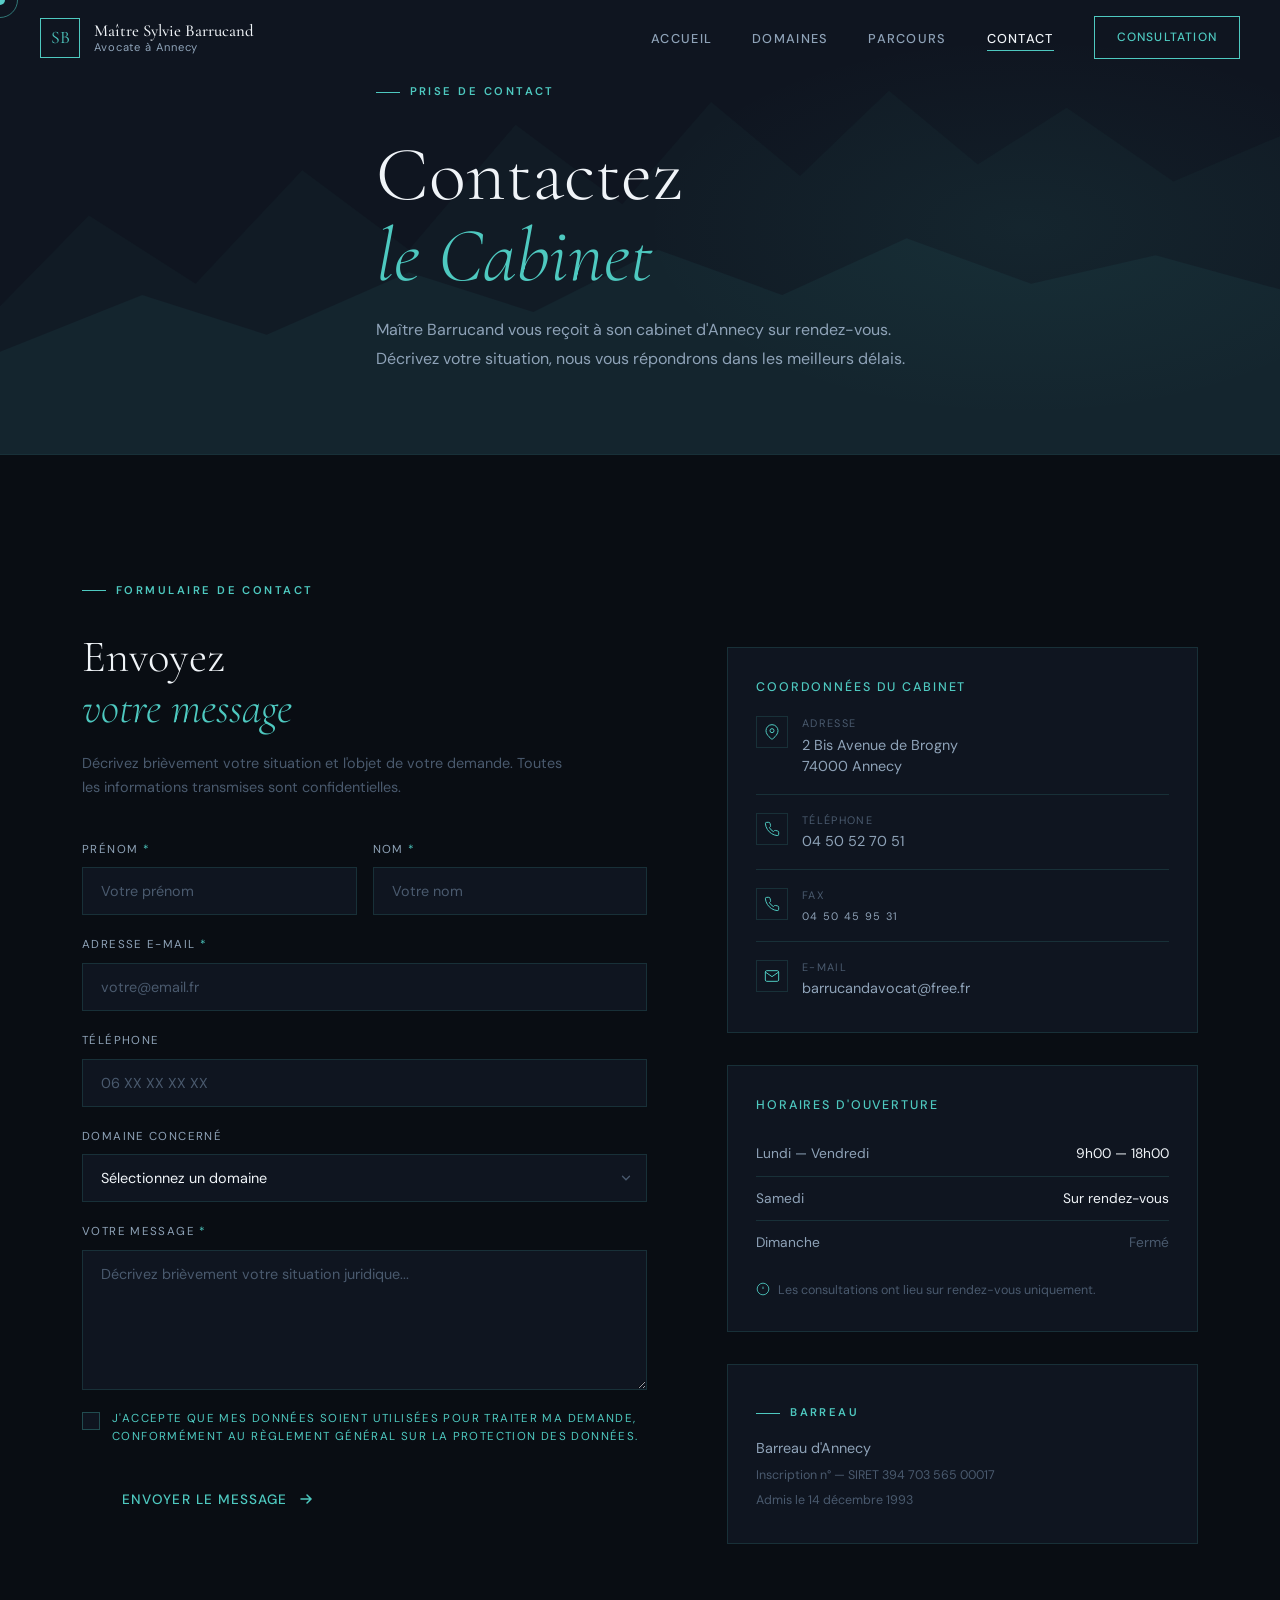
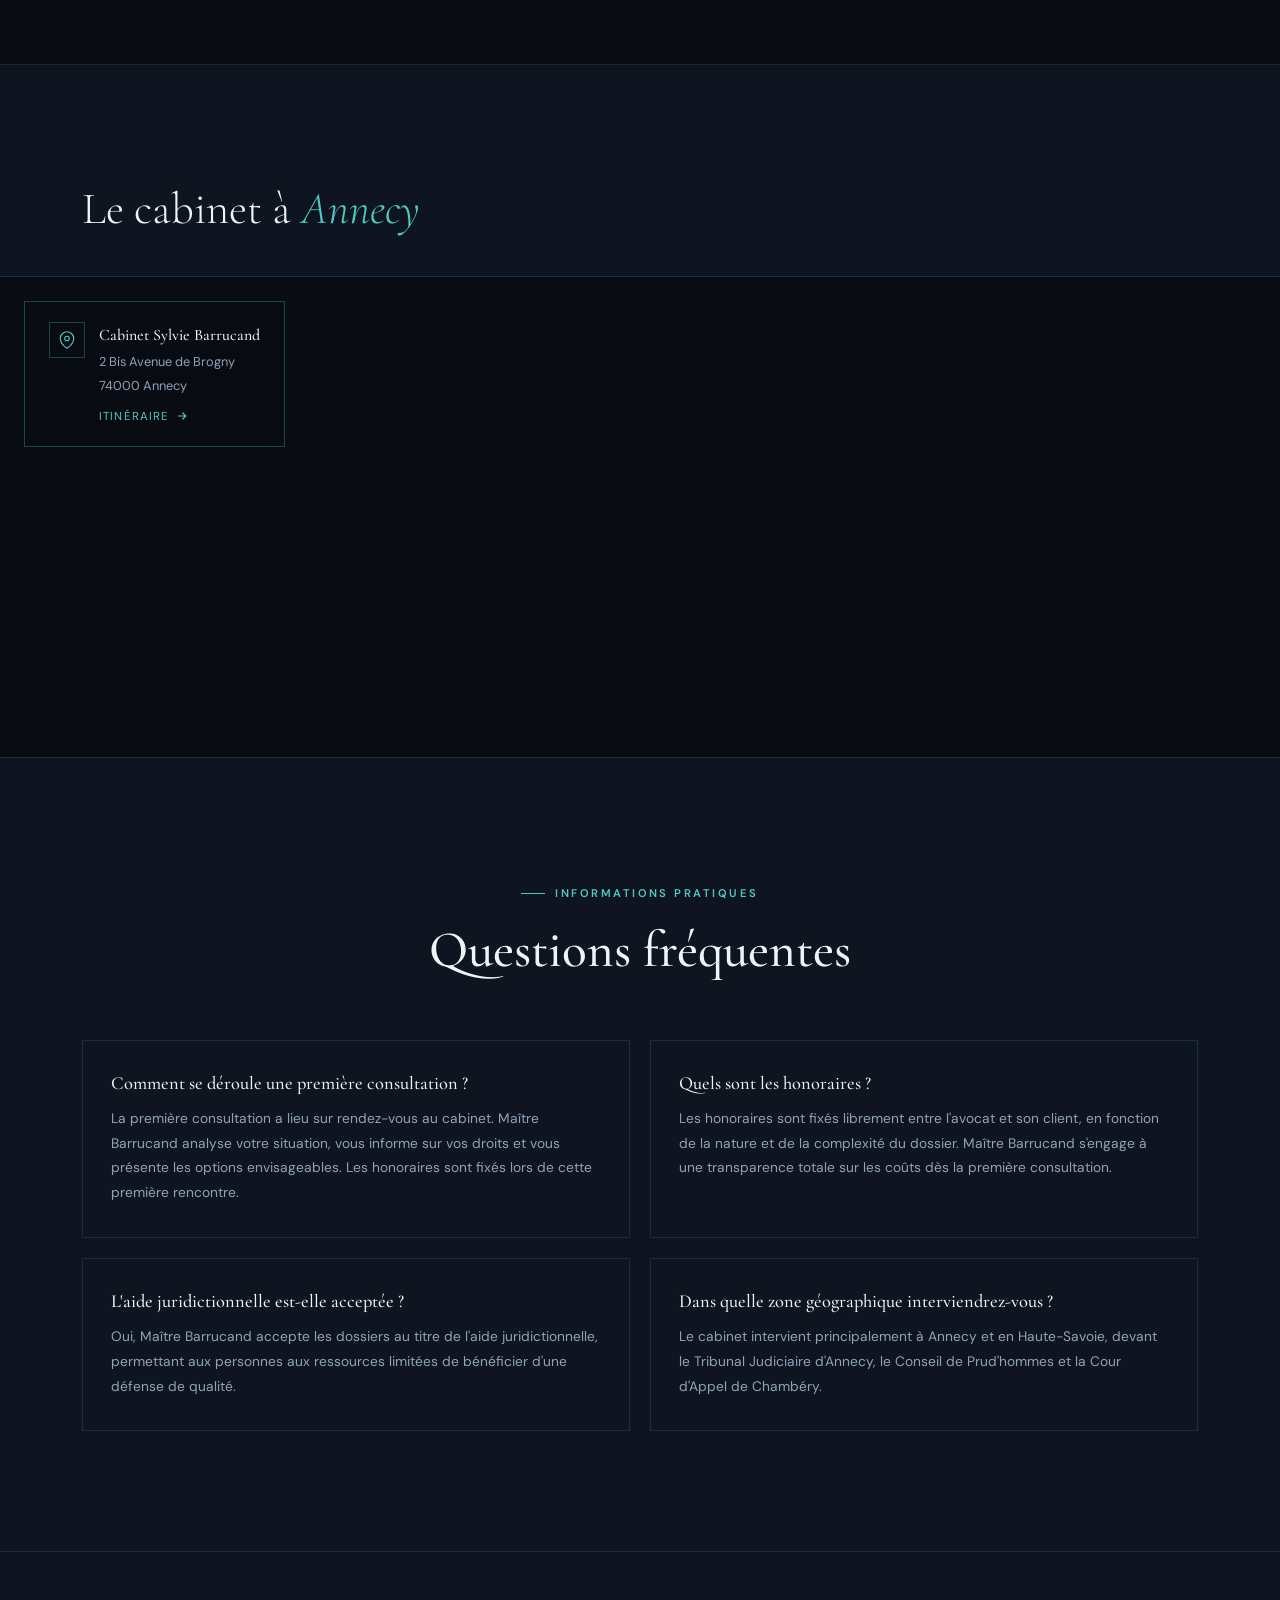
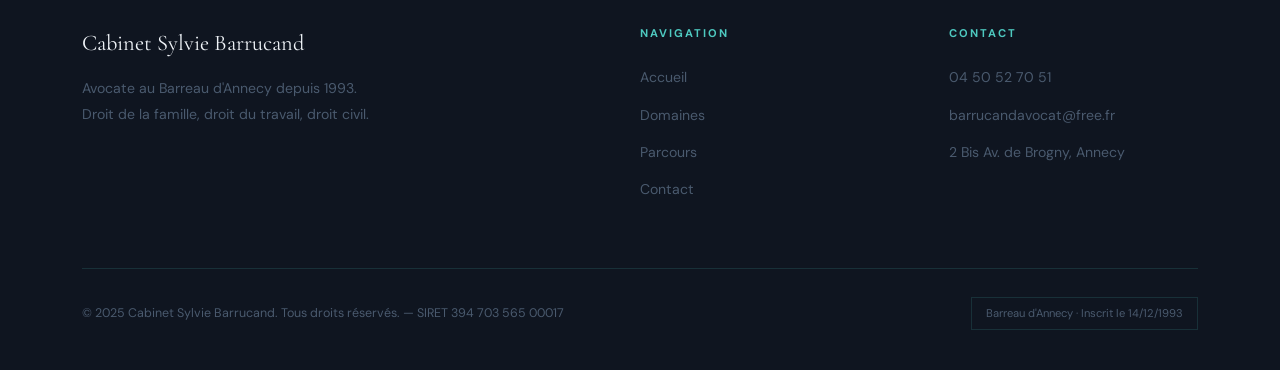
<file: contact.html>
<!DOCTYPE html>
<html lang="fr">
<head>
  <meta charset="UTF-8">
  <meta name="viewport" content="width=device-width, initial-scale=1.0">
  <meta name="description" content="Contactez Maître Sylvie Barrucand, avocate à Annecy. Cabinet au 2 Bis Avenue de Brogny, 74000 Annecy.">
  <title>Contact — Maître Sylvie Barrucand</title>
  <link rel="stylesheet" href="assets/css/style.css">
  <link rel="stylesheet" href="assets/css/contact.css">
</head>
<body>

<div id="cursor"></div>
<div id="cursor-ring"></div>

<nav class="nav scrolled">
  <a href="index.html" class="nav__brand">
    <div class="nav__monogram">SB</div>
    <div class="nav__name">Maître Sylvie Barrucand<span>Avocate à Annecy</span></div>
  </a>
  <ul class="nav__links">
    <li><a href="index.html">Accueil</a></li>
    <li><a href="domaines.html">Domaines</a></li>
    <li><a href="parcours.html">Parcours</a></li>
    <li><a href="contact.html" class="active">Contact</a></li>
  </ul>
  <a href="contact.html" class="nav__cta">Consultation</a>
  <button class="nav__burger" aria-label="Menu"><span></span><span></span><span></span></button>
</nav>
<div class="nav__mobile">
  <a href="index.html">Accueil</a>
  <a href="domaines.html">Domaines</a>
  <a href="parcours.html">Parcours</a>
  <a href="contact.html">Contact</a>
  <a href="contact.html" class="nav__cta-mobile">Consultation</a>
</div>

<!-- ── Page Hero ── -->
<section class="contact-hero">
  <div class="contact-hero__bg">
    <svg viewBox="0 0 1440 400" preserveAspectRatio="none" xmlns="http://www.w3.org/2000/svg">
      <path d="M0,400 L0,270 L100,190 L220,250 L340,150 L460,220 L580,110 L700,180 L800,90 L900,155 L1000,80 L1100,145 L1200,95 L1320,160 L1440,120 L1440,400 Z" fill="rgba(78,201,192,.03)"/>
      <path d="M0,400 L0,310 L160,260 L300,295 L460,240 L600,275 L740,220 L880,260 L1020,210 L1160,250 L1300,225 L1440,255 L1440,400 Z" fill="rgba(78,201,192,.055)"/>
    </svg>
    <div class="contact-hero__glow"></div>
  </div>
  <div class="container contact-hero__content">
    <span class="eyebrow reveal">Prise de contact</span>
    <h1 class="reveal">Contactez<br><em>le Cabinet</em></h1>
    <p class="reveal">Maître Barrucand vous reçoit à son cabinet d'Annecy sur rendez-vous.<br>Décrivez votre situation, nous vous répondrons dans les meilleurs délais.</p>
  </div>
</section>

<!-- ── Main Contact Layout ── -->
<section class="section contact-main">
  <div class="container">
    <div class="contact-grid">

      <!-- Form -->
      <div class="contact-form-wrap reveal-left">
        <span class="eyebrow">Formulaire de contact</span>
        <h2>Envoyez<br><em>votre message</em></h2>
        <p class="contact-form-intro">Décrivez brièvement votre situation et l'objet de votre demande. Toutes les informations transmises sont confidentielles.</p>

        <form class="contact-form" id="contact-form" novalidate>
          <div class="form-row">
            <div class="form-group">
              <label for="prenom">Prénom <span>*</span></label>
              <input type="text" id="prenom" name="prenom" placeholder="Votre prénom" required autocomplete="given-name">
              <span class="form-error">Champ requis</span>
            </div>
            <div class="form-group">
              <label for="nom">Nom <span>*</span></label>
              <input type="text" id="nom" name="nom" placeholder="Votre nom" required autocomplete="family-name">
              <span class="form-error">Champ requis</span>
            </div>
          </div>

          <div class="form-group">
            <label for="email">Adresse e-mail <span>*</span></label>
            <input type="email" id="email" name="email" placeholder="votre@email.fr" required autocomplete="email">
            <span class="form-error">Adresse e-mail invalide</span>
          </div>

          <div class="form-group">
            <label for="tel">Téléphone</label>
            <input type="tel" id="tel" name="tel" placeholder="06 XX XX XX XX" autocomplete="tel">
          </div>

          <div class="form-group">
            <label for="domaine">Domaine concerné</label>
            <div class="select-wrap">
              <select id="domaine" name="domaine">
                <option value="">Sélectionnez un domaine</option>
                <option value="famille">Droit de la famille</option>
                <option value="travail">Droit du travail</option>
                <option value="civil">Droit civil</option>
                <option value="autre">Autre</option>
              </select>
              <svg class="select-arrow" width="14" height="14" viewBox="0 0 16 16" fill="none"><path d="M4 6l4 4 4-4" stroke="currentColor" stroke-width="1.5" stroke-linecap="round"/></svg>
            </div>
          </div>

          <div class="form-group">
            <label for="message">Votre message <span>*</span></label>
            <textarea id="message" name="message" rows="6" placeholder="Décrivez brièvement votre situation juridique..." required></textarea>
            <span class="form-error">Champ requis</span>
          </div>

          <div class="form-group form-group--check">
            <label class="check-label">
              <input type="checkbox" id="rgpd" name="rgpd" required>
              <span class="check-custom"></span>
              <span>J'accepte que mes données soient utilisées pour traiter ma demande, conformément au <a href="#" style="color:var(--glacier)">Règlement Général sur la Protection des Données</a>.</span>
            </label>
            <span class="form-error">Veuillez accepter</span>
          </div>

          <button type="submit" class="btn form-submit">
            <span>Envoyer le message</span>
            <svg width="16" height="16" viewBox="0 0 16 16" fill="none"><path d="M3 8h10M9 4l4 4-4 4" stroke="currentColor" stroke-width="1.5" stroke-linecap="round"/></svg>
          </button>

          <div class="form-success" id="form-success" hidden>
            <svg width="20" height="20" viewBox="0 0 24 24" fill="none" stroke="currentColor" stroke-width="1.5"><path d="M22 11.1V12a10 10 0 11-5.9-9.1"/><polyline points="22 4 12 14.01 9 11.01"/></svg>
            <span>Message envoyé. Nous vous répondrons dans les meilleurs délais.</span>
          </div>
        </form>
      </div>

      <!-- Sidebar info -->
      <div class="contact-sidebar reveal-right">

        <div class="contact-info-block">
          <h4>Coordonnées du cabinet</h4>
          <div class="contact-info-list">
            <div class="contact-info-item">
              <div class="contact-info-icon">
                <svg width="16" height="16" viewBox="0 0 24 24" fill="none" stroke="currentColor" stroke-width="1.5"><path d="M21 10c0 7-9 13-9 13s-9-6-9-13a9 9 0 0118 0z"/><circle cx="12" cy="10" r="3"/></svg>
              </div>
              <div>
                <span>Adresse</span>
                <a href="https://maps.google.com/?q=2+Bis+Avenue+de+Brogny+74000+Annecy" target="_blank" rel="noopener">
                  2 Bis Avenue de Brogny<br>74000 Annecy
                </a>
              </div>
            </div>
            <div class="contact-info-item">
              <div class="contact-info-icon">
                <svg width="16" height="16" viewBox="0 0 24 24" fill="none" stroke="currentColor" stroke-width="1.5"><path d="M22 16.9v3a2 2 0 01-2.2 2 19.8 19.8 0 01-8.6-3.1 19.5 19.5 0 01-6-6A19.8 19.8 0 012.1 4.2 2 2 0 014.1 2h3a2 2 0 012 1.7c.1 1 .4 2 .7 2.9a2 2 0 01-.5 2.1L8.1 9.9a16 16 0 006 6l1.2-1.2a2 2 0 012.1-.5c.9.3 1.9.6 2.9.7A2 2 0 0122 16.9z"/></svg>
              </div>
              <div>
                <span>Téléphone</span>
                <a href="tel:0450527051">04 50 52 70 51</a>
              </div>
            </div>
            <div class="contact-info-item">
              <div class="contact-info-icon">
                <svg width="16" height="16" viewBox="0 0 24 24" fill="none" stroke="currentColor" stroke-width="1.5"><path d="M22 16.9v3a2 2 0 01-2.2 2 19.8 19.8 0 01-8.6-3.1 19.5 19.5 0 01-6-6A19.8 19.8 0 012.1 4.2 2 2 0 014.1 2h3a2 2 0 012 1.7c.1 1 .4 2 .7 2.9a2 2 0 01-.5 2.1L8.1 9.9a16 16 0 006 6l1.2-1.2a2 2 0 012.1-.5c.9.3 1.9.6 2.9.7A2 2 0 0122 16.9z"/></svg>
              </div>
              <div>
                <span>Fax</span>
                <span style="color:var(--silver)">04 50 45 95 31</span>
              </div>
            </div>
            <div class="contact-info-item">
              <div class="contact-info-icon">
                <svg width="16" height="16" viewBox="0 0 24 24" fill="none" stroke="currentColor" stroke-width="1.5"><path d="M4 4h16c1.1 0 2 .9 2 2v12c0 1.1-.9 2-2 2H4c-1.1 0-2-.9-2-2V6c0-1.1.9-2 2-2z"/><polyline points="22,6 12,13 2,6"/></svg>
              </div>
              <div>
                <span>E-mail</span>
                <a href="mailto:barrucandavocat@free.fr">barrucandavocat@free.fr</a>
              </div>
            </div>
          </div>
        </div>

        <div class="contact-hours">
          <h4>Horaires d'ouverture</h4>
          <div class="hours-list">
            <div class="hours-row">
              <span>Lundi — Vendredi</span>
              <span>9h00 — 18h00</span>
            </div>
            <div class="hours-row">
              <span>Samedi</span>
              <span>Sur rendez-vous</span>
            </div>
            <div class="hours-row hours-row--closed">
              <span>Dimanche</span>
              <span>Fermé</span>
            </div>
          </div>
          <p class="hours-note">
            <svg width="14" height="14" viewBox="0 0 24 24" fill="none" stroke="currentColor" stroke-width="1.5"><circle cx="12" cy="12" r="10"/><path d="M12 8v4M12 16h.01"/></svg>
            Les consultations ont lieu sur rendez-vous uniquement.
          </p>
        </div>

        <div class="contact-bar-info">
          <span class="eyebrow" style="margin-bottom:14px;">Barreau</span>
          <p>Barreau d'Annecy</p>
          <p style="margin-top:4px; font-size:.78rem; color:var(--muted);">Inscription n° — SIRET 394 703 565 00017</p>
          <p style="margin-top:4px; font-size:.78rem; color:var(--muted);">Admis le 14 décembre 1993</p>
        </div>

      </div>
    </div>
  </div>
</section>

<!-- ── Map ── -->
<section class="map-section">
  <div class="map-header">
    <div class="container">
      <span class="eyebrow reveal">Localisation</span>
      <h2 class="reveal">Le cabinet à <em>Annecy</em></h2>
    </div>
  </div>
  <div class="map-wrap reveal">
    <iframe
      src="https://www.openstreetmap.org/export/embed.html?bbox=6.115%2C45.896%2C6.135%2C45.908&amp;layer=mapnik&amp;marker=45.9016%2C6.125"
      width="100%" height="480"
      style="border:0; display:block; filter:grayscale(60%) contrast(1.1) brightness(0.8);"
      loading="lazy"
      title="Cabinet Sylvie Barrucand — 2 Bis Avenue de Brogny, 74000 Annecy"
      allowfullscreen>
    </iframe>
    <div class="map-overlay-card">
      <div class="map-overlay-card__icon">
        <svg width="18" height="18" viewBox="0 0 24 24" fill="none" stroke="currentColor" stroke-width="1.5"><path d="M21 10c0 7-9 13-9 13s-9-6-9-13a9 9 0 0118 0z"/><circle cx="12" cy="10" r="3"/></svg>
      </div>
      <div>
        <strong>Cabinet Sylvie Barrucand</strong>
        <span>2 Bis Avenue de Brogny</span>
        <span>74000 Annecy</span>
        <a href="https://maps.google.com/?q=2+Bis+Avenue+de+Brogny+74000+Annecy" target="_blank" rel="noopener" class="map-directions">
          Itinéraire
          <svg width="12" height="12" viewBox="0 0 16 16" fill="none"><path d="M3 8h10M9 4l4 4-4 4" stroke="currentColor" stroke-width="1.5" stroke-linecap="round"/></svg>
        </a>
      </div>
    </div>
  </div>
</section>

<!-- ── FAQ ── -->
<section class="section faq-section">
  <div class="container">
    <div class="faq-header reveal text-center" style="margin-bottom:60px;">
      <span class="eyebrow">Informations pratiques</span>
      <h2>Questions fréquentes</h2>
    </div>
    <div class="faq-grid">
      <div class="faq-item card reveal">
        <h4>Comment se déroule une première consultation ?</h4>
        <p>La première consultation a lieu sur rendez-vous au cabinet. Maître Barrucand analyse votre situation, vous informe sur vos droits et vous présente les options envisageables. Les honoraires sont fixés lors de cette première rencontre.</p>
      </div>
      <div class="faq-item card reveal">
        <h4>Quels sont les honoraires ?</h4>
        <p>Les honoraires sont fixés librement entre l'avocat et son client, en fonction de la nature et de la complexité du dossier. Maître Barrucand s'engage à une transparence totale sur les coûts dès la première consultation.</p>
      </div>
      <div class="faq-item card reveal">
        <h4>L'aide juridictionnelle est-elle acceptée ?</h4>
        <p>Oui, Maître Barrucand accepte les dossiers au titre de l'aide juridictionnelle, permettant aux personnes aux ressources limitées de bénéficier d'une défense de qualité.</p>
      </div>
      <div class="faq-item card reveal">
        <h4>Dans quelle zone géographique interviendrez-vous ?</h4>
        <p>Le cabinet intervient principalement à Annecy et en Haute-Savoie, devant le Tribunal Judiciaire d'Annecy, le Conseil de Prud'hommes et la Cour d'Appel de Chambéry.</p>
      </div>
    </div>
  </div>
</section>

<!-- Footer -->
<footer class="footer">
  <div class="container">
    <div class="footer__grid">
      <div>
        <div class="footer__brand-name">Cabinet Sylvie Barrucand</div>
        <p class="footer__desc">Avocate au Barreau d'Annecy depuis 1993. Droit de la famille, droit du travail, droit civil.</p>
      </div>
      <div class="footer__col">
        <h5>Navigation</h5>
        <ul>
          <li><a href="index.html">Accueil</a></li>
          <li><a href="domaines.html">Domaines</a></li>
          <li><a href="parcours.html">Parcours</a></li>
          <li><a href="contact.html">Contact</a></li>
        </ul>
      </div>
      <div class="footer__col">
        <h5>Contact</h5>
        <ul>
          <li><a href="tel:0450527051">04 50 52 70 51</a></li>
          <li><a href="mailto:barrucandavocat@free.fr">barrucandavocat@free.fr</a></li>
          <li><a href="#">2 Bis Av. de Brogny, Annecy</a></li>
        </ul>
      </div>
    </div>
    <div class="footer__bottom">
      <p>© 2025 Cabinet Sylvie Barrucand. Tous droits réservés. — SIRET 394 703 565 00017</p>
      <div class="footer__badge">Barreau d'Annecy · Inscrit le 14/12/1993</div>
    </div>
  </div>
</footer>

<script src="assets/js/main.js"></script>
<script src="assets/js/contact.js"></script>
</body>
</html>
</file>
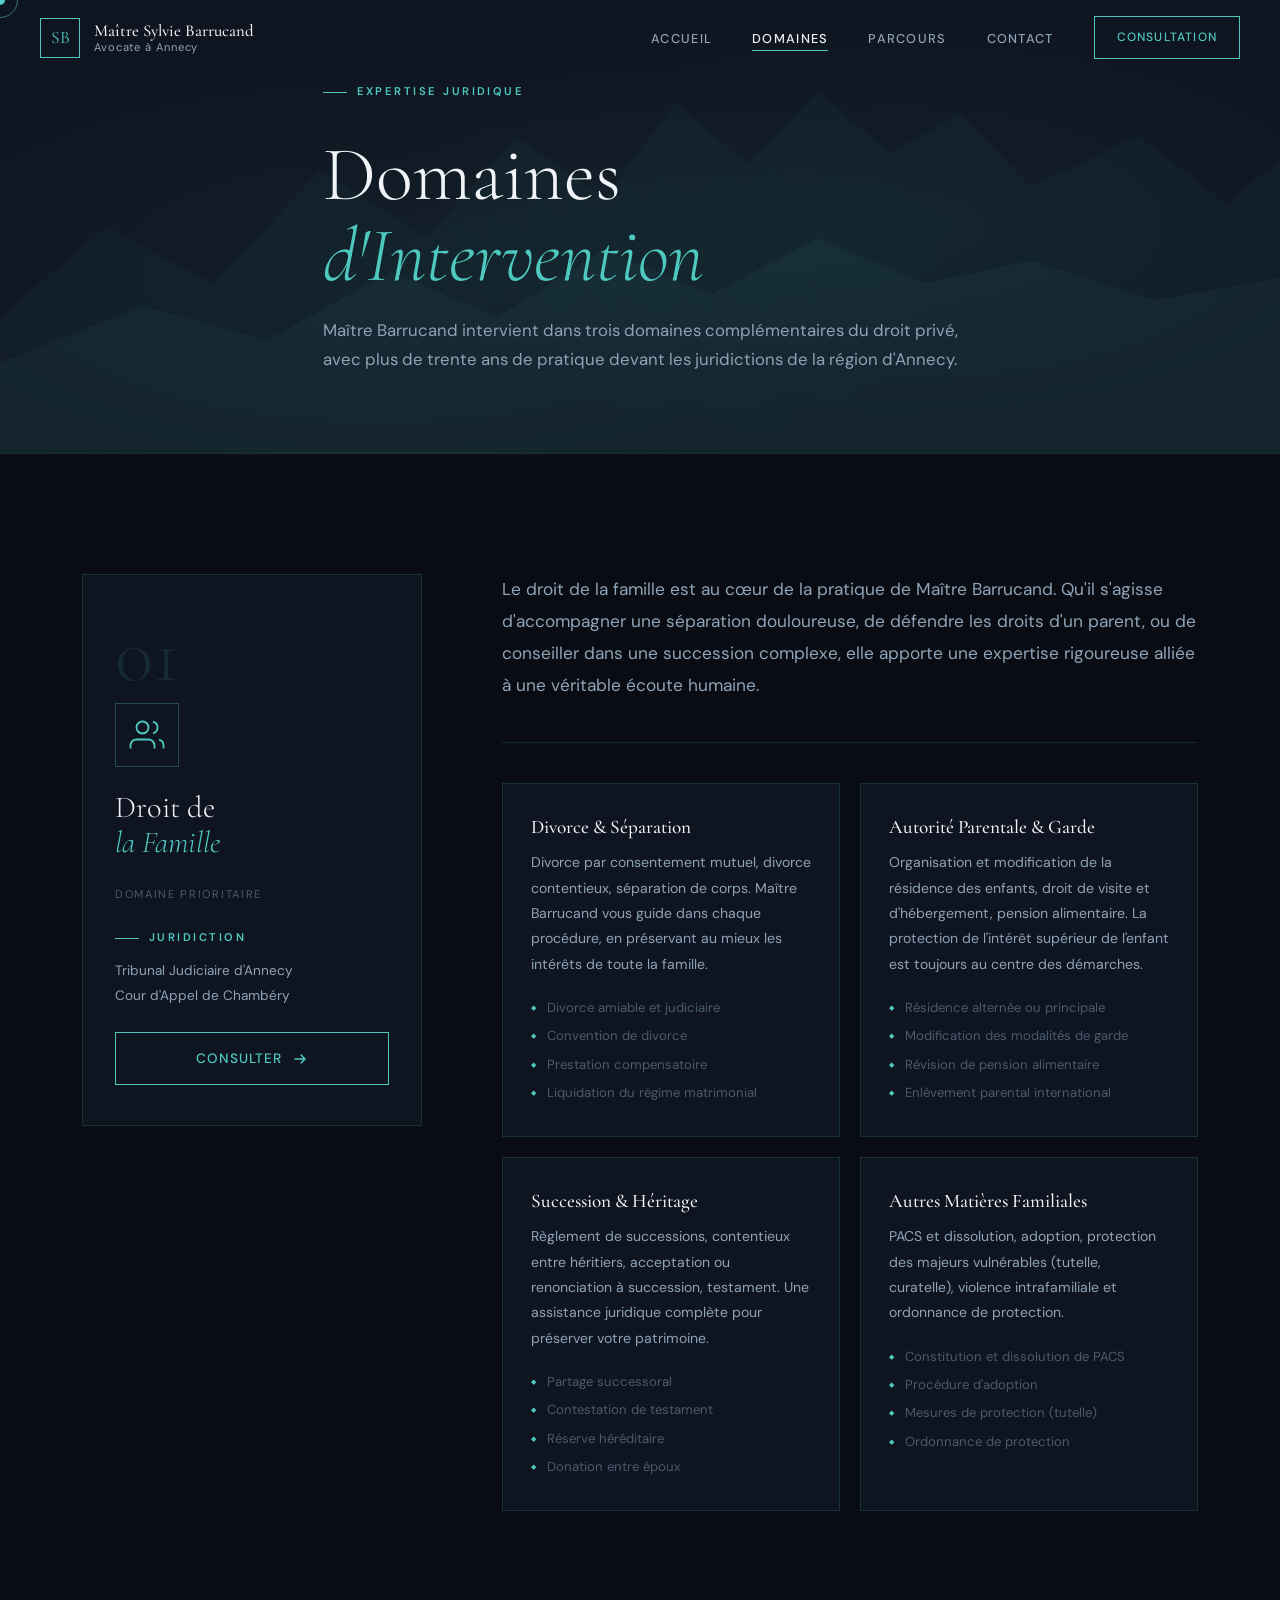
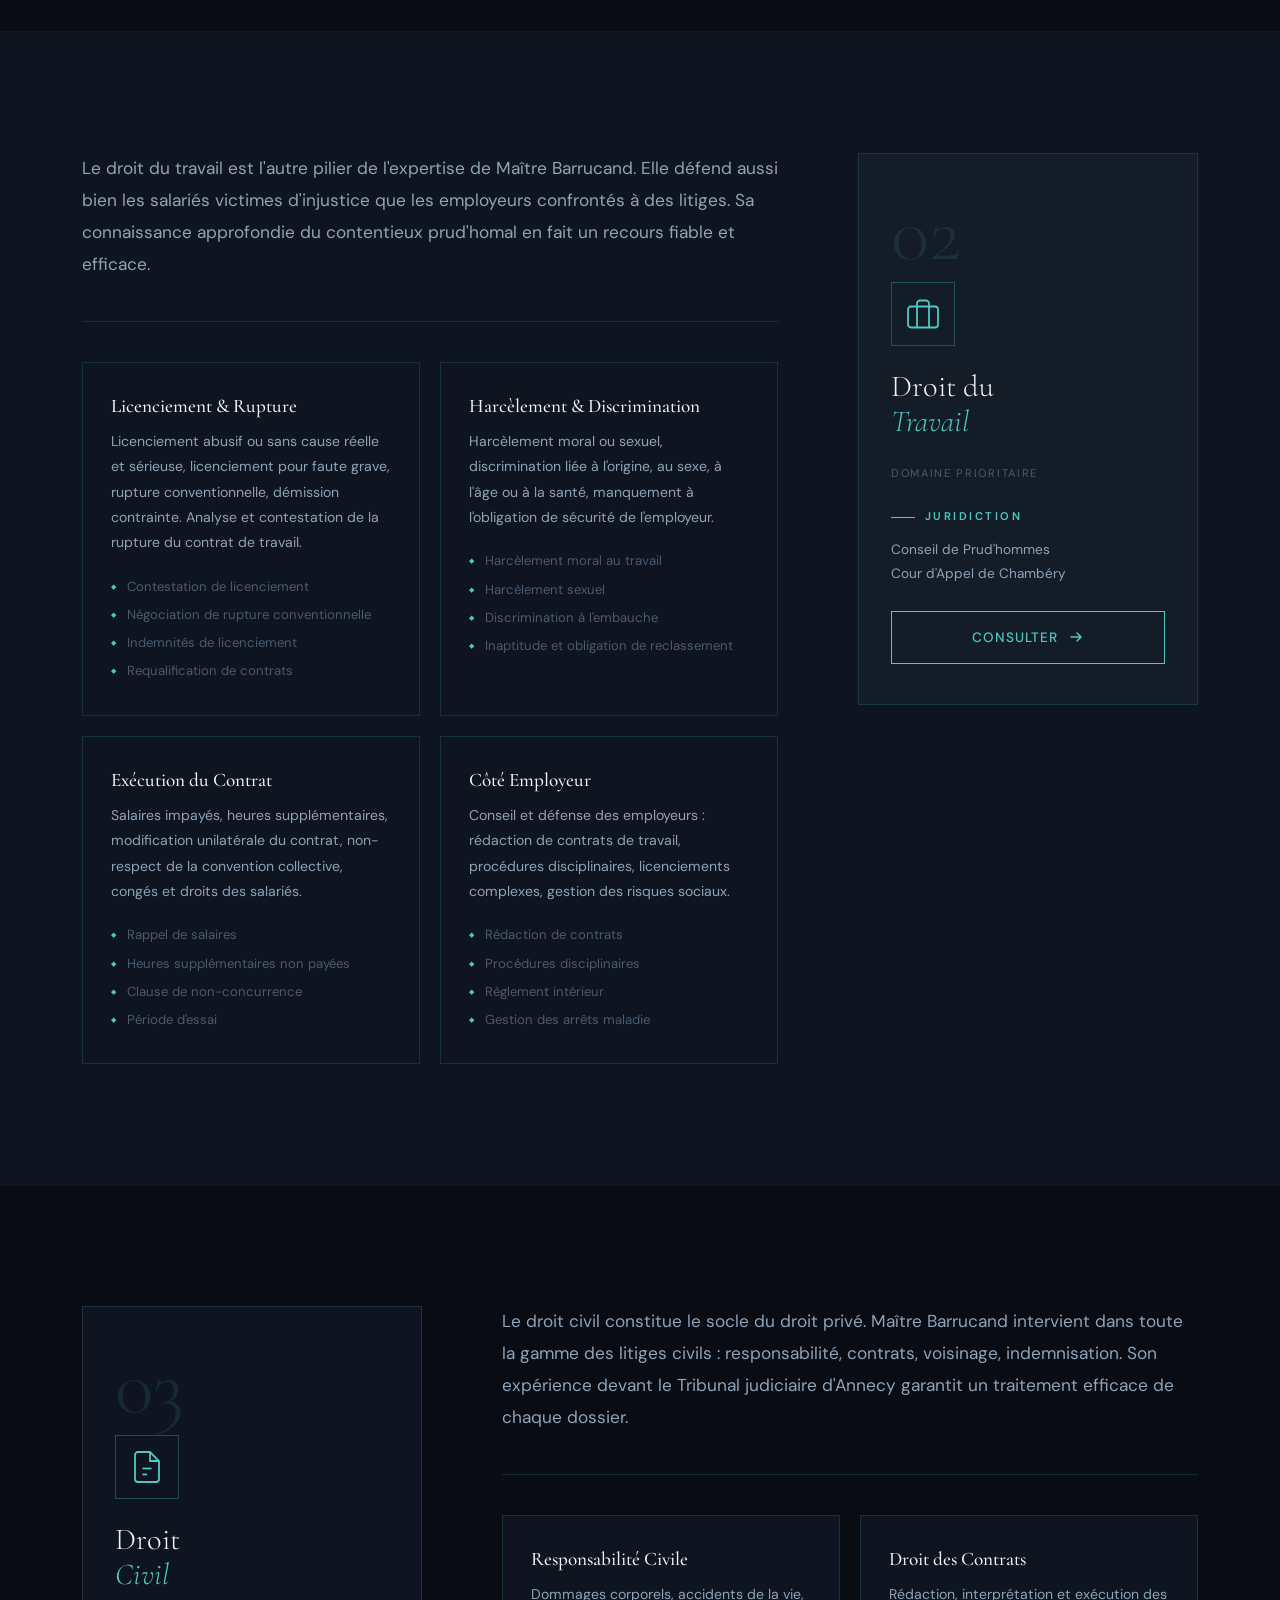
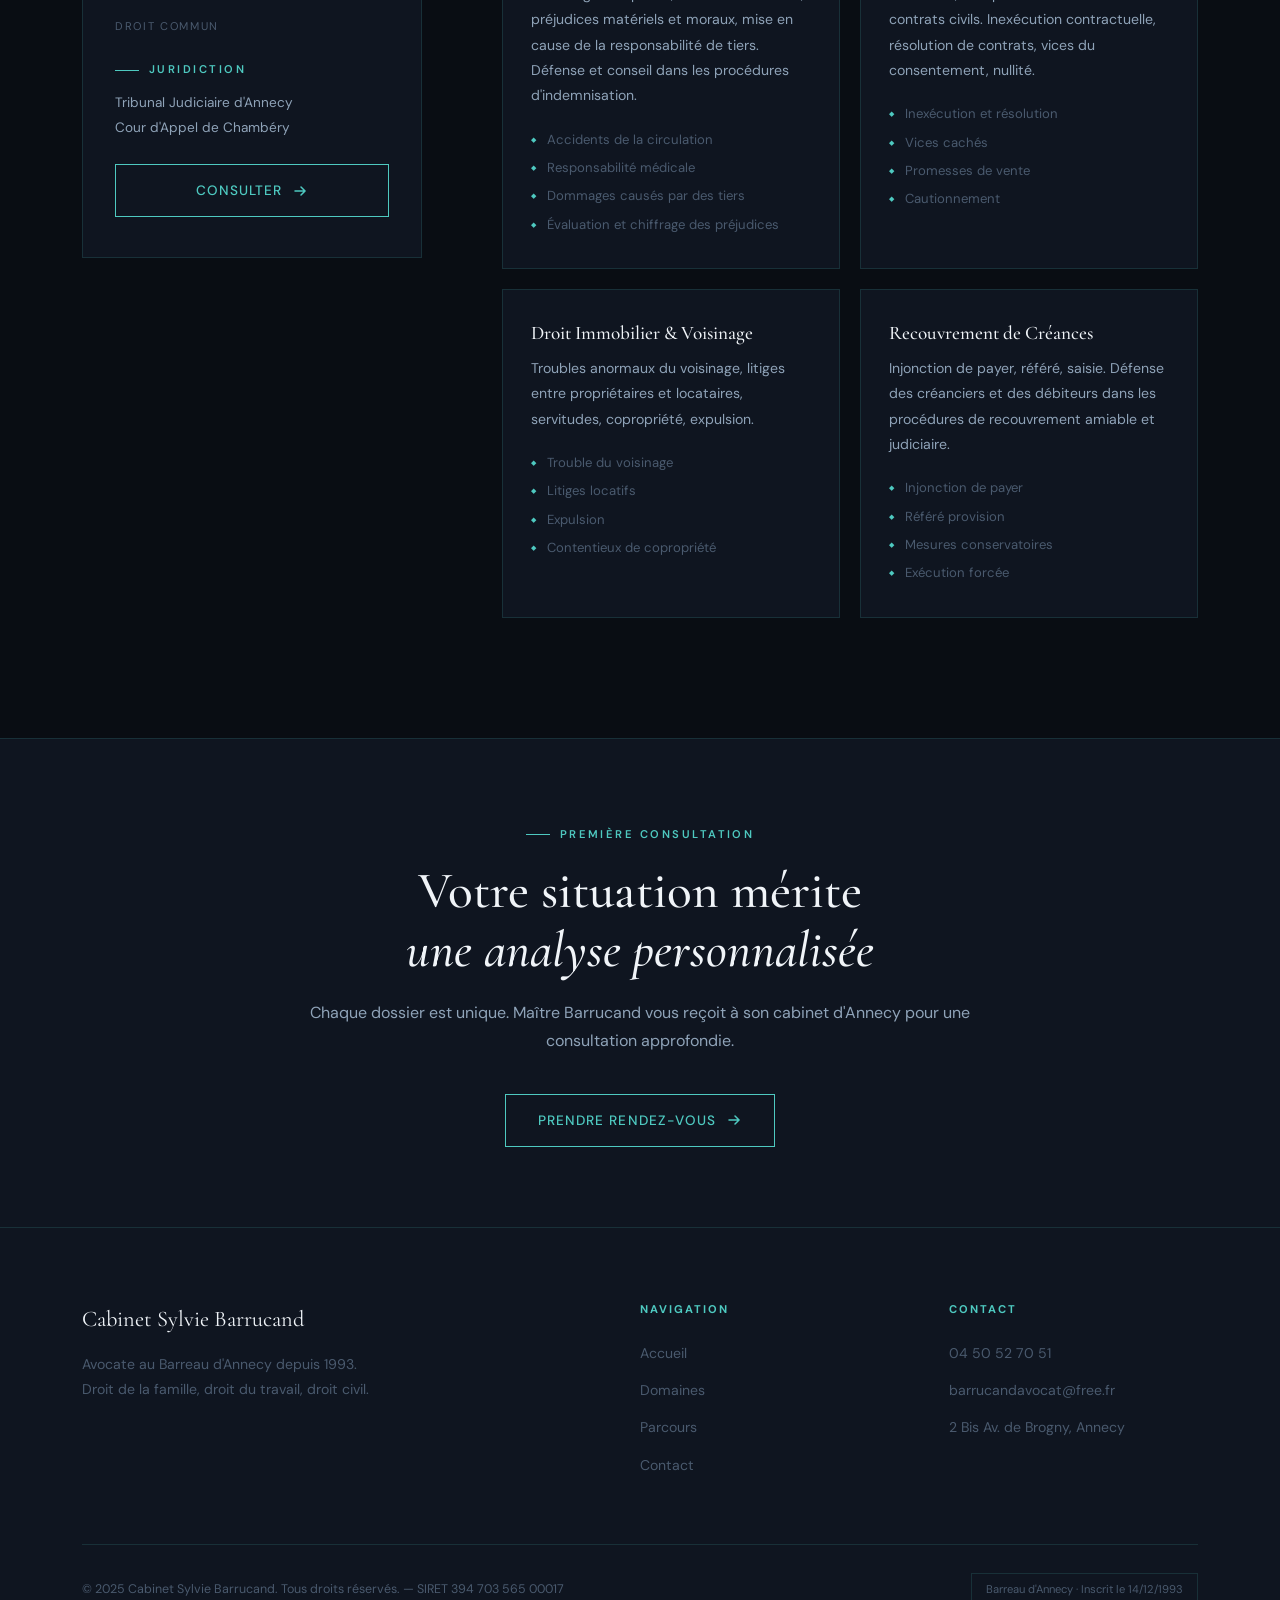
<file: domaines.html>
<!DOCTYPE html>
<html lang="fr">
<head>
  <meta charset="UTF-8">
  <meta name="viewport" content="width=device-width, initial-scale=1.0">
  <meta name="description" content="Domaines d'intervention de Maître Sylvie Barrucand : droit de la famille, droit du travail, droit civil à Annecy.">
  <title>Domaines d'intervention — Maître Sylvie Barrucand</title>
  <link rel="stylesheet" href="assets/css/style.css">
  <link rel="stylesheet" href="assets/css/domaines.css">
</head>
<body>

<div id="cursor"></div>
<div id="cursor-ring"></div>

<nav class="nav">
  <a href="index.html" class="nav__brand">
    <div class="nav__monogram">SB</div>
    <div class="nav__name">Maître Sylvie Barrucand<span>Avocate à Annecy</span></div>
  </a>
  <ul class="nav__links">
    <li><a href="index.html">Accueil</a></li>
    <li><a href="domaines.html" class="active">Domaines</a></li>
    <li><a href="parcours.html">Parcours</a></li>
    <li><a href="contact.html">Contact</a></li>
  </ul>
  <a href="contact.html" class="nav__cta">Consultation</a>
  <button class="nav__burger" aria-label="Menu"><span></span><span></span><span></span></button>
</nav>
<div class="nav__mobile">
  <a href="index.html">Accueil</a>
  <a href="domaines.html">Domaines</a>
  <a href="parcours.html">Parcours</a>
  <a href="contact.html">Contact</a>
  <a href="contact.html" class="nav__cta-mobile">Consultation</a>
</div>

<!-- ── Page Hero ── -->
<section class="page-hero" style="padding-top: var(--nav-h);">
  <div class="page-hero__bg">
    <svg viewBox="0 0 1440 400" preserveAspectRatio="none" xmlns="http://www.w3.org/2000/svg">
      <path d="M0,400 L0,280 L120,200 L240,250 L360,150 L480,210 L580,120 L680,175 L760,90 L840,145 L920,80 L1000,135 L1080,100 L1160,165 L1280,120 L1380,180 L1440,140 L1440,400 Z" fill="rgba(78,201,192,0.03)"/>
      <path d="M0,400 L0,320 L160,270 L300,300 L440,240 L560,280 L680,220 L800,260 L920,210 L1040,250 L1160,230 L1300,265 L1440,245 L1440,400 Z" fill="rgba(78,201,192,0.05)"/>
    </svg>
  </div>
  <div class="container page-hero__content">
    <span class="eyebrow">Expertise juridique</span>
    <h1>Domaines<br><em>d'Intervention</em></h1>
    <p>Maître Barrucand intervient dans trois domaines complémentaires du droit privé,<br>avec plus de trente ans de pratique devant les juridictions de la région d'Annecy.</p>
  </div>
</section>

<!-- ── Famille ── -->
<section class="section domain-section" id="famille">
  <div class="container">
    <div class="domain-layout">
      <div class="domain-layout__sidebar reveal-left">
        <div class="domain-sidebar">
          <div class="domain-sidebar__num">01</div>
          <div class="domain-sidebar__icon">
            <svg width="36" height="36" viewBox="0 0 24 24" fill="none" stroke="currentColor" stroke-width="1.2">
              <path d="M17 21v-2a4 4 0 00-4-4H5a4 4 0 00-4 4v2"/>
              <circle cx="9" cy="7" r="4"/>
              <path d="M23 21v-2a4 4 0 00-3-3.87M16 3.13a4 4 0 010 7.75"/>
            </svg>
          </div>
          <h2 class="domain-sidebar__title">Droit de<br><em>la Famille</em></h2>
          <p class="domain-sidebar__sub">Domaine prioritaire</p>
          <div class="domain-sidebar__courts">
            <span class="eyebrow" style="margin-bottom:12px; display:block;">Juridiction</span>
            <p>Tribunal Judiciaire d'Annecy<br>Cour d'Appel de Chambéry</p>
          </div>
          <a href="contact.html" class="btn" style="width:100%; justify-content:center;">
            <span>Consulter</span>
            <svg width="16" height="16" viewBox="0 0 16 16" fill="none"><path d="M3 8h10M9 4l4 4-4 4" stroke="currentColor" stroke-width="1.5" stroke-linecap="round"/></svg>
          </a>
        </div>
      </div>

      <div class="domain-layout__body reveal-right">
        <p class="domain-intro">Le droit de la famille est au cœur de la pratique de Maître Barrucand. Qu'il s'agisse d'accompagner une séparation douloureuse, de défendre les droits d'un parent, ou de conseiller dans une succession complexe, elle apporte une expertise rigoureuse alliée à une véritable écoute humaine.</p>

        <div class="sub-domains" data-stagger>

          <div class="sub-domain card reveal">
            <h4>Divorce &amp; Séparation</h4>
            <p>Divorce par consentement mutuel, divorce contentieux, séparation de corps. Maître Barrucand vous guide dans chaque procédure, en préservant au mieux les intérêts de toute la famille.</p>
            <ul class="sub-domain__list">
              <li>Divorce amiable et judiciaire</li>
              <li>Convention de divorce</li>
              <li>Prestation compensatoire</li>
              <li>Liquidation du régime matrimonial</li>
            </ul>
          </div>

          <div class="sub-domain card reveal">
            <h4>Autorité Parentale &amp; Garde</h4>
            <p>Organisation et modification de la résidence des enfants, droit de visite et d'hébergement, pension alimentaire. La protection de l'intérêt supérieur de l'enfant est toujours au centre des démarches.</p>
            <ul class="sub-domain__list">
              <li>Résidence alternée ou principale</li>
              <li>Modification des modalités de garde</li>
              <li>Révision de pension alimentaire</li>
              <li>Enlèvement parental international</li>
            </ul>
          </div>

          <div class="sub-domain card reveal">
            <h4>Succession &amp; Héritage</h4>
            <p>Règlement de successions, contentieux entre héritiers, acceptation ou renonciation à succession, testament. Une assistance juridique complète pour préserver votre patrimoine.</p>
            <ul class="sub-domain__list">
              <li>Partage successoral</li>
              <li>Contestation de testament</li>
              <li>Réserve héréditaire</li>
              <li>Donation entre époux</li>
            </ul>
          </div>

          <div class="sub-domain card reveal">
            <h4>Autres Matières Familiales</h4>
            <p>PACS et dissolution, adoption, protection des majeurs vulnérables (tutelle, curatelle), violence intrafamiliale et ordonnance de protection.</p>
            <ul class="sub-domain__list">
              <li>Constitution et dissolution de PACS</li>
              <li>Procédure d'adoption</li>
              <li>Mesures de protection (tutelle)</li>
              <li>Ordonnance de protection</li>
            </ul>
          </div>
        </div>
      </div>
    </div>
  </div>
</section>

<!-- Divider -->
<div class="section-divider">
  <svg viewBox="0 0 1440 2" preserveAspectRatio="none" xmlns="http://www.w3.org/2000/svg">
    <line x1="0" y1="1" x2="1440" y2="1" stroke="rgba(78,201,192,.12)" stroke-width="1"/>
  </svg>
</div>

<!-- ── Travail ── -->
<section class="section domain-section domain-section--alt" id="travail">
  <div class="container">
    <div class="domain-layout domain-layout--reversed">
      <div class="domain-layout__sidebar reveal-right">
        <div class="domain-sidebar">
          <div class="domain-sidebar__num">02</div>
          <div class="domain-sidebar__icon">
            <svg width="36" height="36" viewBox="0 0 24 24" fill="none" stroke="currentColor" stroke-width="1.2">
              <rect x="2" y="7" width="20" height="14" rx="2"/>
              <path d="M16 21V5a2 2 0 00-2-2h-4a2 2 0 00-2 2v16"/>
            </svg>
          </div>
          <h2 class="domain-sidebar__title">Droit du<br><em>Travail</em></h2>
          <p class="domain-sidebar__sub">Domaine prioritaire</p>
          <div class="domain-sidebar__courts">
            <span class="eyebrow" style="margin-bottom:12px; display:block;">Juridiction</span>
            <p>Conseil de Prud'hommes<br>Cour d'Appel de Chambéry</p>
          </div>
          <a href="contact.html" class="btn" style="width:100%; justify-content:center;">
            <span>Consulter</span>
            <svg width="16" height="16" viewBox="0 0 16 16" fill="none"><path d="M3 8h10M9 4l4 4-4 4" stroke="currentColor" stroke-width="1.5" stroke-linecap="round"/></svg>
          </a>
        </div>
      </div>

      <div class="domain-layout__body reveal-left">
        <p class="domain-intro">Le droit du travail est l'autre pilier de l'expertise de Maître Barrucand. Elle défend aussi bien les salariés victimes d'injustice que les employeurs confrontés à des litiges. Sa connaissance approfondie du contentieux prud'homal en fait un recours fiable et efficace.</p>

        <div class="sub-domains" data-stagger>
          <div class="sub-domain card reveal">
            <h4>Licenciement &amp; Rupture</h4>
            <p>Licenciement abusif ou sans cause réelle et sérieuse, licenciement pour faute grave, rupture conventionnelle, démission contrainte. Analyse et contestation de la rupture du contrat de travail.</p>
            <ul class="sub-domain__list">
              <li>Contestation de licenciement</li>
              <li>Négociation de rupture conventionnelle</li>
              <li>Indemnités de licenciement</li>
              <li>Requalification de contrats</li>
            </ul>
          </div>
          <div class="sub-domain card reveal">
            <h4>Harcèlement &amp; Discrimination</h4>
            <p>Harcèlement moral ou sexuel, discrimination liée à l'origine, au sexe, à l'âge ou à la santé, manquement à l'obligation de sécurité de l'employeur.</p>
            <ul class="sub-domain__list">
              <li>Harcèlement moral au travail</li>
              <li>Harcèlement sexuel</li>
              <li>Discrimination à l'embauche</li>
              <li>Inaptitude et obligation de reclassement</li>
            </ul>
          </div>
          <div class="sub-domain card reveal">
            <h4>Exécution du Contrat</h4>
            <p>Salaires impayés, heures supplémentaires, modification unilatérale du contrat, non-respect de la convention collective, congés et droits des salariés.</p>
            <ul class="sub-domain__list">
              <li>Rappel de salaires</li>
              <li>Heures supplémentaires non payées</li>
              <li>Clause de non-concurrence</li>
              <li>Période d'essai</li>
            </ul>
          </div>
          <div class="sub-domain card reveal">
            <h4>Côté Employeur</h4>
            <p>Conseil et défense des employeurs : rédaction de contrats de travail, procédures disciplinaires, licenciements complexes, gestion des risques sociaux.</p>
            <ul class="sub-domain__list">
              <li>Rédaction de contrats</li>
              <li>Procédures disciplinaires</li>
              <li>Règlement intérieur</li>
              <li>Gestion des arrêts maladie</li>
            </ul>
          </div>
        </div>
      </div>
    </div>
  </div>
</section>

<!-- Divider -->
<div class="section-divider">
  <svg viewBox="0 0 1440 2" preserveAspectRatio="none" xmlns="http://www.w3.org/2000/svg">
    <line x1="0" y1="1" x2="1440" y2="1" stroke="rgba(78,201,192,.12)" stroke-width="1"/>
  </svg>
</div>

<!-- ── Civil ── -->
<section class="section domain-section" id="civil">
  <div class="container">
    <div class="domain-layout">
      <div class="domain-layout__sidebar reveal-left">
        <div class="domain-sidebar">
          <div class="domain-sidebar__num">03</div>
          <div class="domain-sidebar__icon">
            <svg width="36" height="36" viewBox="0 0 24 24" fill="none" stroke="currentColor" stroke-width="1.2">
              <path d="M14 2H6a2 2 0 00-2 2v16a2 2 0 002 2h12a2 2 0 002-2V8z"/>
              <polyline points="14 2 14 8 20 8"/>
              <line x1="9" y1="13" x2="15" y2="13"/>
              <line x1="9" y1="17" x2="12" y2="17"/>
            </svg>
          </div>
          <h2 class="domain-sidebar__title">Droit<br><em>Civil</em></h2>
          <p class="domain-sidebar__sub">Droit commun</p>
          <div class="domain-sidebar__courts">
            <span class="eyebrow" style="margin-bottom:12px; display:block;">Juridiction</span>
            <p>Tribunal Judiciaire d'Annecy<br>Cour d'Appel de Chambéry</p>
          </div>
          <a href="contact.html" class="btn" style="width:100%; justify-content:center;">
            <span>Consulter</span>
            <svg width="16" height="16" viewBox="0 0 16 16" fill="none"><path d="M3 8h10M9 4l4 4-4 4" stroke="currentColor" stroke-width="1.5" stroke-linecap="round"/></svg>
          </a>
        </div>
      </div>

      <div class="domain-layout__body reveal-right">
        <p class="domain-intro">Le droit civil constitue le socle du droit privé. Maître Barrucand intervient dans toute la gamme des litiges civils : responsabilité, contrats, voisinage, indemnisation. Son expérience devant le Tribunal judiciaire d'Annecy garantit un traitement efficace de chaque dossier.</p>

        <div class="sub-domains" data-stagger>
          <div class="sub-domain card reveal">
            <h4>Responsabilité Civile</h4>
            <p>Dommages corporels, accidents de la vie, préjudices matériels et moraux, mise en cause de la responsabilité de tiers. Défense et conseil dans les procédures d'indemnisation.</p>
            <ul class="sub-domain__list">
              <li>Accidents de la circulation</li>
              <li>Responsabilité médicale</li>
              <li>Dommages causés par des tiers</li>
              <li>Évaluation et chiffrage des préjudices</li>
            </ul>
          </div>
          <div class="sub-domain card reveal">
            <h4>Droit des Contrats</h4>
            <p>Rédaction, interprétation et exécution des contrats civils. Inexécution contractuelle, résolution de contrats, vices du consentement, nullité.</p>
            <ul class="sub-domain__list">
              <li>Inexécution et résolution</li>
              <li>Vices cachés</li>
              <li>Promesses de vente</li>
              <li>Cautionnement</li>
            </ul>
          </div>
          <div class="sub-domain card reveal">
            <h4>Droit Immobilier &amp; Voisinage</h4>
            <p>Troubles anormaux du voisinage, litiges entre propriétaires et locataires, servitudes, copropriété, expulsion.</p>
            <ul class="sub-domain__list">
              <li>Trouble du voisinage</li>
              <li>Litiges locatifs</li>
              <li>Expulsion</li>
              <li>Contentieux de copropriété</li>
            </ul>
          </div>
          <div class="sub-domain card reveal">
            <h4>Recouvrement de Créances</h4>
            <p>Injonction de payer, référé, saisie. Défense des créanciers et des débiteurs dans les procédures de recouvrement amiable et judiciaire.</p>
            <ul class="sub-domain__list">
              <li>Injonction de payer</li>
              <li>Référé provision</li>
              <li>Mesures conservatoires</li>
              <li>Exécution forcée</li>
            </ul>
          </div>
        </div>
      </div>
    </div>
  </div>
</section>

<!-- ── CTA ── -->
<section class="section--sm" style="background:var(--bg2); border-top: 1px solid var(--border);">
  <div class="container text-center">
    <span class="eyebrow reveal">Première consultation</span>
    <h2 class="reveal">Votre situation mérite<br><em>une analyse personnalisée</em></h2>
    <p class="reveal" style="margin: 20px auto 40px; text-align:center;">Chaque dossier est unique. Maître Barrucand vous reçoit à son cabinet d'Annecy pour une consultation approfondie.</p>
    <a href="contact.html" class="btn reveal">
      <span>Prendre rendez-vous</span>
      <svg width="16" height="16" viewBox="0 0 16 16" fill="none"><path d="M3 8h10M9 4l4 4-4 4" stroke="currentColor" stroke-width="1.5" stroke-linecap="round"/></svg>
    </a>
  </div>
</section>

<!-- ── Footer ── -->
<footer class="footer">
  <div class="container">
    <div class="footer__grid">
      <div>
        <div class="footer__brand-name">Cabinet Sylvie Barrucand</div>
        <p class="footer__desc">Avocate au Barreau d'Annecy depuis 1993. Droit de la famille, droit du travail, droit civil.</p>
      </div>
      <div class="footer__col">
        <h5>Navigation</h5>
        <ul>
          <li><a href="index.html">Accueil</a></li>
          <li><a href="domaines.html">Domaines</a></li>
          <li><a href="parcours.html">Parcours</a></li>
          <li><a href="contact.html">Contact</a></li>
        </ul>
      </div>
      <div class="footer__col">
        <h5>Contact</h5>
        <ul>
          <li><a href="tel:0450527051">04 50 52 70 51</a></li>
          <li><a href="mailto:barrucandavocat@free.fr">barrucandavocat@free.fr</a></li>
          <li><a href="contact.html">2 Bis Av. de Brogny, Annecy</a></li>
        </ul>
      </div>
    </div>
    <div class="footer__bottom">
      <p>© 2025 Cabinet Sylvie Barrucand. Tous droits réservés. — SIRET 394 703 565 00017</p>
      <div class="footer__badge">Barreau d'Annecy · Inscrit le 14/12/1993</div>
    </div>
  </div>
</footer>

<script src="assets/js/main.js"></script>
</body>
</html>
</file>
<file: assets/css/style.css>
/* ============================================================
   CABINET SYLVIE BARRUCAND — Global Stylesheet
   Design: Alpine Corporate Luxury
   ============================================================ */

@import url('https://fonts.googleapis.com/css2?family=Cormorant+Garamond:ital,wght@0,300;0,400;0,500;0,600;0,700;1,300;1,400;1,600&family=DM+Sans:wght@300;400;500;600&display=swap');

/* ── Reset & Base ── */
*, *::before, *::after { box-sizing: border-box; margin: 0; padding: 0; }

:root {
  --bg:         #090d13;
  --bg2:        #0f1520;
  --bg3:        #141c28;
  --glacier:    #4ec9c0;
  --glacier2:   #7ddbd4;
  --gold:       #c9a96e;
  --white:      #f0f4f8;
  --silver:     #8fa3b8;
  --muted:      #4a5a6e;
  --border:     rgba(78,201,192,.15);
  --border2:    rgba(78,201,192,.30);
  --radius:     4px;
  --nav-h:      76px;
  --transition: .45s cubic-bezier(.22,1,.36,1);
}

html { scroll-behavior: smooth; font-size: 16px; }

body {
  background: var(--bg);
  color: var(--white);
  font-family: 'DM Sans', sans-serif;
  font-weight: 400;
  line-height: 1.7;
  overflow-x: hidden;
  cursor: none;
}

/* ── Custom Cursor ── */
#cursor {
  position: fixed; width: 10px; height: 10px;
  background: var(--glacier); border-radius: 50%;
  pointer-events: none; z-index: 9999;
  transform: translate(-50%,-50%);
  transition: transform .1s, width .3s, height .3s, opacity .3s;
  mix-blend-mode: screen;
}
#cursor-ring {
  position: fixed; width: 36px; height: 36px;
  border: 1.5px solid rgba(78,201,192,.55);
  border-radius: 50%; pointer-events: none; z-index: 9998;
  transform: translate(-50%,-50%);
  transition: transform .18s ease, width .35s, height .35s, border-color .3s;
}
body:has(a:hover) #cursor, body:has(button:hover) #cursor { width: 16px; height: 16px; }
body:has(a:hover) #cursor-ring, body:has(button:hover) #cursor-ring {
  width: 52px; height: 52px; border-color: var(--glacier);
}

/* ── Typography ── */
h1, h2, h3, h4 {
  font-family: 'Cormorant Garamond', serif;
  font-weight: 500; line-height: 1.15;
  color: var(--white);
}
h1 { font-size: clamp(2.6rem, 6vw, 5.5rem); }
h2 { font-size: clamp(2rem, 4vw, 3.4rem); }
h3 { font-size: clamp(1.3rem, 2.5vw, 1.9rem); }
h4 { font-size: 1.2rem; }

p { color: var(--silver); max-width: 65ch; }
a { color: inherit; text-decoration: none; }
strong { color: var(--white); font-weight: 500; }

/* ── Section rhythm ── */
.section { padding: 120px 0; }
.section--sm { padding: 80px 0; }
.container { max-width: 1180px; margin: 0 auto; padding: 0 32px; }
.container--wide { max-width: 1360px; margin: 0 auto; padding: 0 40px; }

/* ── Section label ── */
.eyebrow {
  display: inline-block;
  font-family: 'DM Sans', sans-serif;
  font-size: .7rem; font-weight: 600;
  letter-spacing: .22em; text-transform: uppercase;
  color: var(--glacier); margin-bottom: 18px;
}
.eyebrow::before {
  content: ''; display: inline-block;
  width: 24px; height: 1px;
  background: var(--glacier); vertical-align: middle;
  margin-right: 10px;
}

/* ── Divider line ── */
.rule {
  width: 48px; height: 2px;
  background: linear-gradient(90deg, var(--glacier), transparent);
  margin: 24px 0 32px;
}

/* ── Buttons ── */
.btn {
  display: inline-flex; align-items: center; gap: 10px;
  padding: 14px 32px;
  font-family: 'DM Sans', sans-serif;
  font-size: .85rem; font-weight: 500;
  letter-spacing: .08em; text-transform: uppercase;
  border: 1.5px solid var(--glacier);
  color: var(--glacier);
  background: transparent;
  cursor: none;
  position: relative; overflow: hidden;
  transition: color var(--transition);
}
.btn::before {
  content: ''; position: absolute; inset: 0;
  background: var(--glacier); transform: scaleX(0);
  transform-origin: left; transition: transform var(--transition);
}
.btn:hover { color: var(--bg); }
.btn:hover::before { transform: scaleX(1); }
.btn span { position: relative; z-index: 1; }
.btn svg { position: relative; z-index: 1; transition: transform .3s; }
.btn:hover svg { transform: translateX(4px); }

.btn--ghost {
  border-color: var(--border2);
  color: var(--silver);
}
.btn--ghost::before { background: rgba(78,201,192,.08); }
.btn--ghost:hover { color: var(--glacier); border-color: var(--glacier); }

/* ── Nav ── */
.nav {
  position: fixed; top: 0; left: 0; right: 0; z-index: 900;
  height: var(--nav-h);
  display: flex; align-items: center;
  padding: 0 40px;
  transition: background .5s, backdrop-filter .5s, border-color .5s;
  border-bottom: 1px solid transparent;
}
.nav.scrolled {
  background: rgba(9,13,19,.88);
  backdrop-filter: blur(18px);
  border-bottom-color: var(--border);
}
.nav__brand {
  display: flex; align-items: center; gap: 14px;
  text-decoration: none;
}
.nav__monogram {
  width: 40px; height: 40px; border: 1.5px solid var(--glacier);
  display: flex; align-items: center; justify-content: center;
  font-family: 'Cormorant Garamond', serif;
  font-size: 1.1rem; color: var(--glacier);
  flex-shrink: 0;
}
.nav__name {
  font-family: 'Cormorant Garamond', serif;
  font-size: 1.05rem; font-weight: 500;
  line-height: 1.2; color: var(--white);
}
.nav__name span { display: block; font-size: .7rem; font-weight: 400; color: var(--silver); letter-spacing: .08em; font-family: 'DM Sans', sans-serif; }
.nav__links {
  display: flex; align-items: center; gap: 40px;
  margin-left: auto; list-style: none;
}
.nav__links a {
  font-size: .8rem; letter-spacing: .1em; text-transform: uppercase;
  color: var(--silver); font-family: 'DM Sans', sans-serif; font-weight: 500;
  position: relative; padding-bottom: 2px;
  transition: color .3s;
}
.nav__links a::after {
  content: ''; position: absolute; bottom: -2px; left: 0;
  width: 0; height: 1px; background: var(--glacier);
  transition: width .3s;
}
.nav__links a:hover, .nav__links a.active { color: var(--white); }
.nav__links a:hover::after, .nav__links a.active::after { width: 100%; }
.nav__cta {
  margin-left: 40px; padding: 10px 22px;
  font-size: .75rem; font-weight: 500; letter-spacing: .1em; text-transform: uppercase;
  border: 1px solid var(--glacier); color: var(--glacier);
  transition: background .3s, color .3s;
  white-space: nowrap;
}
.nav__cta:hover { background: var(--glacier); color: var(--bg); }

/* mobile burger */
.nav__burger { display: none; flex-direction: column; gap: 5px; cursor: none; margin-left: auto; }
.nav__burger span { display: block; width: 24px; height: 1.5px; background: var(--white); transition: .3s; }
.nav__burger.open span:nth-child(1) { transform: translateY(6.5px) rotate(45deg); }
.nav__burger.open span:nth-child(2) { opacity: 0; }
.nav__burger.open span:nth-child(3) { transform: translateY(-6.5px) rotate(-45deg); }

/* hidden by default on desktop */
.nav__mobile { display: none; }

@media(max-width:900px) {
  .nav__links, .nav__cta { display: none; }
  .nav__burger { display: flex; }
  .nav__mobile {
    position: fixed; top: var(--nav-h); left: 0; right: 0;
    background: rgba(9,13,19,.97); backdrop-filter: blur(20px);
    padding: 32px 40px 40px;
    border-bottom: 1px solid var(--border);
    transform: translateY(-100%); opacity: 0;
    transition: transform .4s, opacity .4s;
    z-index: 899;
  }
  .nav__mobile.open { transform: translateY(0); opacity: 1; }
  .nav__mobile a {
    display: block; padding: 14px 0;
    font-size: 1.1rem; color: var(--silver);
    border-bottom: 1px solid var(--border);
    transition: color .3s;
  }
  .nav__mobile a:hover { color: var(--white); }
  .nav__mobile .nav__cta-mobile {
    display: inline-flex; margin-top: 24px;
    padding: 12px 28px; border: 1px solid var(--glacier);
    color: var(--glacier); font-size: .85rem;
    text-transform: uppercase; letter-spacing: .08em;
  }
}

/* ── Ticker ── */
.ticker {
  background: var(--bg3);
  border-bottom: 1px solid var(--border);
  overflow: hidden; height: 40px; display: flex; align-items: center;
}
.ticker__track {
  display: flex; align-items: center;
  white-space: nowrap;
  animation: ticker 45s linear infinite;
}
.ticker__track:hover { animation-play-state: paused; }
.ticker__item {
  font-size: .7rem; letter-spacing: .15em; text-transform: uppercase;
  color: var(--muted); padding: 0 40px;
}
.ticker__item span { color: var(--glacier); margin-right: 12px; }
@keyframes ticker { from { transform: translateX(0); } to { transform: translateX(-50%); } }

/* ── Scroll reveal ── */
.reveal {
  opacity: 0; transform: translateY(30px);
  transition: opacity .8s var(--transition), transform .8s var(--transition);
}
.reveal.visible { opacity: 1; transform: translateY(0); }
.reveal-left { opacity: 0; transform: translateX(-40px); transition: opacity .8s var(--transition), transform .8s var(--transition); }
.reveal-left.visible { opacity: 1; transform: translateX(0); }
.reveal-right { opacity: 0; transform: translateX(40px); transition: opacity .8s var(--transition), transform .8s var(--transition); }
.reveal-right.visible { opacity: 1; transform: translateX(0); }

/* ── Alpine SVG decoration ── */
.mountain-divider {
  width: 100%; height: 60px; overflow: hidden;
  line-height: 0; margin: 0;
}
.mountain-divider svg { width: 100%; height: 100%; display: block; }

/* ── Card base ── */
.card {
  background: var(--bg2);
  border: 1px solid var(--border);
  padding: 40px 36px;
  position: relative; overflow: hidden;
  transition: border-color .4s, transform .4s;
}
.card::before {
  content: ''; position: absolute; top: 0; left: 0;
  width: 2px; height: 0; background: var(--glacier);
  transition: height .5s;
}
.card:hover { border-color: var(--border2); transform: translateY(-4px); }
.card:hover::before { height: 100%; }

/* ── Footer ── */
.footer {
  background: var(--bg2);
  border-top: 1px solid var(--border);
  padding: 72px 0 40px;
}
.footer__grid {
  display: grid; grid-template-columns: 2fr 1fr 1fr;
  gap: 60px; margin-bottom: 56px;
}
.footer__brand-name {
  font-family: 'Cormorant Garamond', serif;
  font-size: 1.4rem; margin-bottom: 14px;
}
.footer__desc { font-size: .88rem; color: var(--muted); line-height: 1.8; max-width: 300px; }
.footer__col h5 {
  font-family: 'DM Sans', sans-serif;
  font-size: .7rem; letter-spacing: .18em; text-transform: uppercase;
  color: var(--glacier); margin-bottom: 20px;
}
.footer__col ul { list-style: none; }
.footer__col ul li { margin-bottom: 10px; }
.footer__col ul li a { font-size: .88rem; color: var(--muted); transition: color .3s; }
.footer__col ul li a:hover { color: var(--white); }
.footer__bottom {
  border-top: 1px solid var(--border);
  padding-top: 28px;
  display: flex; justify-content: space-between; align-items: center;
  flex-wrap: wrap; gap: 12px;
}
.footer__bottom p { font-size: .78rem; color: var(--muted); max-width: none; }
.footer__badge {
  font-size: .7rem; color: var(--muted);
  border: 1px solid var(--border);
  padding: 6px 14px;
}
@media(max-width:768px) {
  .footer__grid { grid-template-columns: 1fr; gap: 40px; }
}

/* ── Utilities ── */
.text-glacier { color: var(--glacier); }
.text-gold { color: var(--gold); }
.text-silver { color: var(--silver); }
.text-center { text-align: center; }
.mt-8 { margin-top: 8px; }
.mt-16 { margin-top: 16px; }
.mt-24 { margin-top: 24px; }
.mt-40 { margin-top: 40px; }
.mb-8 { margin-bottom: 8px; }
.mb-16 { margin-bottom: 16px; }
.mb-24 { margin-bottom: 24px; }
.mb-40 { margin-bottom: 40px; }

/* ── Page hero (inner pages) ── */
.page-hero {
  min-height: 400px; display: flex; align-items: flex-end;
  padding: 0 0 80px;
  position: relative; overflow: hidden;
  background: var(--bg2);
  border-bottom: 1px solid var(--border);
}
.page-hero::before {
  content: ''; position: absolute; inset: 0;
  background: radial-gradient(ellipse 60% 70% at 70% 50%, rgba(78,201,192,.06) 0%, transparent 70%);
}
.page-hero__content { position: relative; z-index: 2; }

/* ── Selection ── */
::selection { background: rgba(78,201,192,.25); color: var(--white); }
</file>
<file: assets/css/contact.css>
/* ============================================================
   CONTACT PAGE — Specific Styles
   ============================================================ */

/* ── Hero ── */
.contact-hero {
  padding-top: var(--nav-h);
  padding-bottom: 80px;
  min-height: 420px; display: flex; align-items: flex-end;
  background: var(--bg2);
  border-bottom: 1px solid var(--border);
  position: relative; overflow: hidden;
}
.contact-hero__bg {
  position: absolute; inset: 0; pointer-events: none;
}
.contact-hero__bg svg {
  position: absolute; bottom: 0; left: 0; width: 100%; height: 100%;
}
.contact-hero__glow {
  position: absolute; inset: 0;
  background: radial-gradient(ellipse 50% 70% at 80% 50%, rgba(78,201,192,.06) 0%, transparent 60%);
}
.contact-hero__content { position: relative; z-index: 2; }
.contact-hero h1 {
  font-size: clamp(2.8rem, 6vw, 5.5rem);
  font-weight: 300; margin: 16px 0 20px; line-height: 1.05;
}
.contact-hero h1 em { color: var(--glacier); font-style: italic; display: block; }
.contact-hero p { font-size: 1rem; color: var(--silver); max-width: 56ch; line-height: 1.8; }

/* ── Main Layout ── */
.contact-main { background: var(--bg); }
.contact-grid {
  display: grid; grid-template-columns: 1.2fr 1fr;
  gap: 80px; align-items: start;
}

/* ── Form ── */
.contact-form-wrap h2 { font-size: clamp(2rem, 3.5vw, 2.8rem); font-weight: 300; margin: 14px 0 16px; }
.contact-form-wrap h2 em { color: var(--glacier); font-style: italic; }
.contact-form-intro { font-size: .9rem; color: var(--muted); margin-bottom: 40px; max-width: 50ch; }

.contact-form { margin-top: 0; }
.form-row { display: grid; grid-template-columns: 1fr 1fr; gap: 16px; }
.form-group { display: flex; flex-direction: column; gap: 8px; margin-bottom: 20px; }
.form-group label {
  font-size: .72rem; letter-spacing: .12em; text-transform: uppercase;
  color: var(--silver); font-family: 'DM Sans', sans-serif;
}
.form-group label span { color: var(--glacier); }

.form-group input,
.form-group textarea,
.form-group select {
  background: var(--bg2);
  border: 1px solid var(--border);
  color: var(--white);
  font-family: 'DM Sans', sans-serif;
  font-size: .9rem;
  padding: 14px 18px;
  outline: none;
  transition: border-color .3s;
  width: 100%;
  -webkit-appearance: none;
}
.form-group input::placeholder,
.form-group textarea::placeholder { color: var(--muted); }
.form-group input:focus,
.form-group textarea:focus,
.form-group select:focus { border-color: var(--glacier); }
.form-group input.error,
.form-group textarea.error,
.form-group select.error { border-color: #e05a5a; }
.form-group textarea { resize: vertical; min-height: 140px; }

.select-wrap { position: relative; }
.select-wrap select { cursor: none; padding-right: 40px; }
.select-arrow {
  position: absolute; right: 14px; top: 50%;
  transform: translateY(-50%); color: var(--muted); pointer-events: none;
}
/* Fix for dark select options */
.form-group select option { background: #1a2433; color: var(--white); }

.form-error {
  font-size: .72rem; color: #e05a5a;
  display: none;
}
.form-group.has-error .form-error { display: block; }

/* Checkbox */
.form-group--check { flex-direction: row; align-items: flex-start; gap: 12px; }
.check-label {
  display: flex; gap: 12px; align-items: flex-start;
  cursor: none; font-size: .82rem; color: var(--muted);
  text-transform: none; letter-spacing: 0; line-height: 1.6;
}
.check-label input[type="checkbox"] { display: none; }
.check-custom {
  width: 18px; height: 18px; flex-shrink: 0;
  border: 1px solid var(--border2);
  background: var(--bg2); margin-top: 2px;
  display: flex; align-items: center; justify-content: center;
  transition: border-color .3s, background .3s;
}
.check-label input:checked + .check-custom {
  background: var(--glacier); border-color: var(--glacier);
}
.check-custom::after {
  content: ''; display: none;
  width: 6px; height: 10px;
  border: 1.5px solid var(--bg);
  border-top: none; border-left: none;
  transform: rotate(45deg) translateY(-1px);
}
.check-label input:checked + .check-custom::after { display: block; }
.form-group--check .form-error { margin-top: 4px; width: 100%; }

.form-submit { margin-top: 8px; border: none; padding: 16px 40px; font-size: .85rem; cursor: none; }
.form-submit::before { background: rgba(78,201,192,.15); }
.form-submit:hover { background: var(--glacier); color: var(--bg); }

.form-success {
  display: flex; align-items: center; gap: 12px;
  margin-top: 20px; padding: 16px 20px;
  background: rgba(78,201,192,.08);
  border: 1px solid var(--border2);
  color: var(--glacier); font-size: .88rem;
}
.form-success[hidden] { display: none; }

/* ── Sidebar ── */
.contact-sidebar { display: flex; flex-direction: column; gap: 32px; padding-top: 72px; }

.contact-info-block,
.contact-hours,
.contact-bar-info {
  padding: 32px 28px;
  background: var(--bg2);
  border: 1px solid var(--border);
}
.contact-info-block h4,
.contact-hours h4 {
  font-family: 'DM Sans', sans-serif; font-size: .78rem;
  letter-spacing: .15em; text-transform: uppercase;
  color: var(--glacier); margin-bottom: 20px; font-weight: 500;
}

.contact-info-list { display: flex; flex-direction: column; gap: 0; }
.contact-info-item {
  display: flex; gap: 14px; align-items: flex-start;
  padding: 16px 0; border-bottom: 1px solid var(--border);
}
.contact-info-item:first-child { padding-top: 0; }
.contact-info-item:last-child { border-bottom: none; padding-bottom: 0; }
.contact-info-icon {
  width: 32px; height: 32px; flex-shrink: 0;
  border: 1px solid var(--border);
  display: flex; align-items: center; justify-content: center;
  color: var(--glacier); margin-top: 2px;
}
.contact-info-item > div { display: flex; flex-direction: column; gap: 2px; }
.contact-info-item span {
  font-size: .68rem; letter-spacing: .12em; text-transform: uppercase;
  color: var(--muted);
}
.contact-info-item a {
  font-size: .9rem; color: var(--silver);
  transition: color .3s; line-height: 1.5;
}
.contact-info-item a:hover { color: var(--glacier); }

.hours-list { display: flex; flex-direction: column; gap: 0; margin-bottom: 16px; }
.hours-row {
  display: flex; justify-content: space-between; align-items: center;
  padding: 10px 0; border-bottom: 1px solid var(--border);
  font-size: .86rem;
}
.hours-row:last-child { border-bottom: none; }
.hours-row span:first-child { color: var(--silver); }
.hours-row span:last-child { color: var(--white); }
.hours-row--closed span:last-child { color: var(--muted); }
.hours-note {
  display: flex; align-items: flex-start; gap: 8px;
  font-size: .78rem; color: var(--muted); line-height: 1.5; max-width: none;
}
.hours-note svg { color: var(--glacier); flex-shrink: 0; margin-top: 1px; }

.contact-bar-info p { font-size: .9rem; color: var(--silver); max-width: none; }

/* ── Map ── */
.map-section { border-top: 1px solid var(--border); }
.map-header {
  background: var(--bg2);
  padding: 64px 0 40px;
  border-bottom: 1px solid var(--border);
}
.map-header h2 { font-size: clamp(1.8rem, 3.5vw, 2.8rem); font-weight: 300; margin-top: 12px; }
.map-header h2 em { color: var(--glacier); font-style: italic; }
.map-wrap { position: relative; }
.map-wrap iframe { display: block; }
.map-overlay-card {
  position: absolute; top: 24px; left: 24px;
  background: rgba(9,13,19,.92); backdrop-filter: blur(12px);
  border: 1px solid var(--border2);
  padding: 20px 24px;
  display: flex; gap: 14px; align-items: flex-start;
  max-width: 280px;
}
.map-overlay-card__icon {
  width: 36px; height: 36px; flex-shrink: 0;
  border: 1px solid var(--border2);
  display: flex; align-items: center; justify-content: center;
  color: var(--glacier);
}
.map-overlay-card > div {
  display: flex; flex-direction: column; gap: 2px;
}
.map-overlay-card strong { font-family: 'Cormorant Garamond', serif; font-size: 1rem; color: var(--white); }
.map-overlay-card span { font-size: .8rem; color: var(--silver); }
.map-directions {
  display: inline-flex; align-items: center; gap: 6px;
  font-size: .72rem; letter-spacing: .1em; text-transform: uppercase;
  color: var(--glacier); margin-top: 8px;
  transition: gap .3s;
}
.map-directions:hover { gap: 10px; }

/* ── FAQ ── */
.faq-section { background: var(--bg2); border-top: 1px solid var(--border); }
.faq-grid {
  display: grid; grid-template-columns: 1fr 1fr;
  gap: 20px;
}
.faq-item { padding: 32px 28px; }
.faq-item h4 {
  font-family: 'Cormorant Garamond', serif;
  font-size: 1.15rem; color: var(--white); margin-bottom: 12px;
}
.faq-item p { font-size: .86rem; line-height: 1.8; max-width: none; }

@media(max-width:900px) {
  .contact-grid { grid-template-columns: 1fr; gap: 48px; }
  .contact-sidebar { padding-top: 0; }
  .form-row { grid-template-columns: 1fr; }
  .faq-grid { grid-template-columns: 1fr; }
}
</file>
<file: assets/css/domaines.css>
/* ============================================================
   DOMAINES PAGE — Specific Styles
   ============================================================ */

/* ── Page Hero ── */
.page-hero {
  min-height: 440px; display: flex; align-items: flex-end;
  padding-bottom: 80px;
  position: relative; overflow: hidden;
  background: var(--bg2);
  border-bottom: 1px solid var(--border);
}
.page-hero__bg {
  position: absolute; inset: 0;
  background: radial-gradient(ellipse 70% 80% at 30% 60%, rgba(78,201,192,.05) 0%, transparent 65%);
}
.page-hero__bg svg {
  position: absolute; bottom: 0; left: 0; width: 100%; height: 100%;
}
.page-hero__content { position: relative; z-index: 2; }
.page-hero h1 {
  font-size: clamp(2.8rem, 6vw, 5.5rem);
  font-weight: 300; line-height: 1.05; margin: 16px 0 20px;
}
.page-hero h1 em { color: var(--glacier); font-style: italic; display: block; }
.page-hero p { font-size: 1.05rem; color: var(--silver); max-width: 58ch; }

/* ── Domain Section ── */
.domain-section { background: var(--bg); }
.domain-section--alt { background: var(--bg2); }

.domain-layout {
  display: grid; grid-template-columns: 340px 1fr;
  gap: 80px; align-items: start;
}
.domain-layout--reversed {
  grid-template-columns: 340px 1fr;
  direction: rtl;
}
.domain-layout--reversed > * { direction: ltr; }

/* ── Sidebar ── */
.domain-sidebar {
  position: sticky; top: calc(var(--nav-h) + 24px);
  padding: 40px 32px;
  background: var(--bg2);
  border: 1px solid var(--border);
  display: flex; flex-direction: column; gap: 24px;
}
.domain-section--alt .domain-sidebar { background: var(--bg3); }

.domain-sidebar__num {
  font-family: 'Cormorant Garamond', serif;
  font-size: 5rem; font-weight: 300;
  color: rgba(78,201,192,.12); line-height: 1;
  margin-bottom: -16px;
}
.domain-sidebar__icon {
  width: 64px; height: 64px;
  border: 1px solid var(--border2);
  display: flex; align-items: center; justify-content: center;
  color: var(--glacier);
}
.domain-sidebar__title {
  font-size: 1.9rem; font-weight: 300;
}
.domain-sidebar__title em { color: var(--glacier); font-style: italic; }
.domain-sidebar__sub {
  font-size: .7rem; letter-spacing: .15em; text-transform: uppercase;
  color: var(--muted);
}
.domain-sidebar__courts p { font-size: .85rem; color: var(--silver); line-height: 1.8; }

/* ── Body ── */
.domain-intro {
  font-size: 1.08rem; color: var(--silver);
  line-height: 1.85; margin-bottom: 40px;
  padding-bottom: 40px; border-bottom: 1px solid var(--border);
  max-width: 70ch;
}

.sub-domains {
  display: grid; grid-template-columns: 1fr 1fr;
  gap: 20px;
}
.sub-domain { padding: 32px 28px; }
.sub-domain h4 {
  font-family: 'Cormorant Garamond', serif;
  font-size: 1.2rem; font-weight: 500;
  color: var(--white); margin-bottom: 12px;
}
.sub-domain > p { font-size: .88rem; line-height: 1.8; margin-bottom: 20px; }
.sub-domain__list {
  list-style: none; margin: 0; padding: 0;
  display: flex; flex-direction: column; gap: 6px;
}
.sub-domain__list li {
  font-size: .82rem; color: var(--muted);
  padding-left: 16px; position: relative;
}
.sub-domain__list li::before {
  content: '◆'; position: absolute; left: 0;
  font-size: .45rem; color: var(--glacier);
  top: 5px;
}

/* ── Divider ── */
.section-divider { line-height: 0; }
.section-divider svg { display: block; }

@media(max-width:1000px) {
  .domain-layout,
  .domain-layout--reversed { grid-template-columns: 1fr; direction: ltr; }
  .domain-sidebar { position: static; }
}
@media(max-width:640px) {
  .sub-domains { grid-template-columns: 1fr; }
}
</file>
